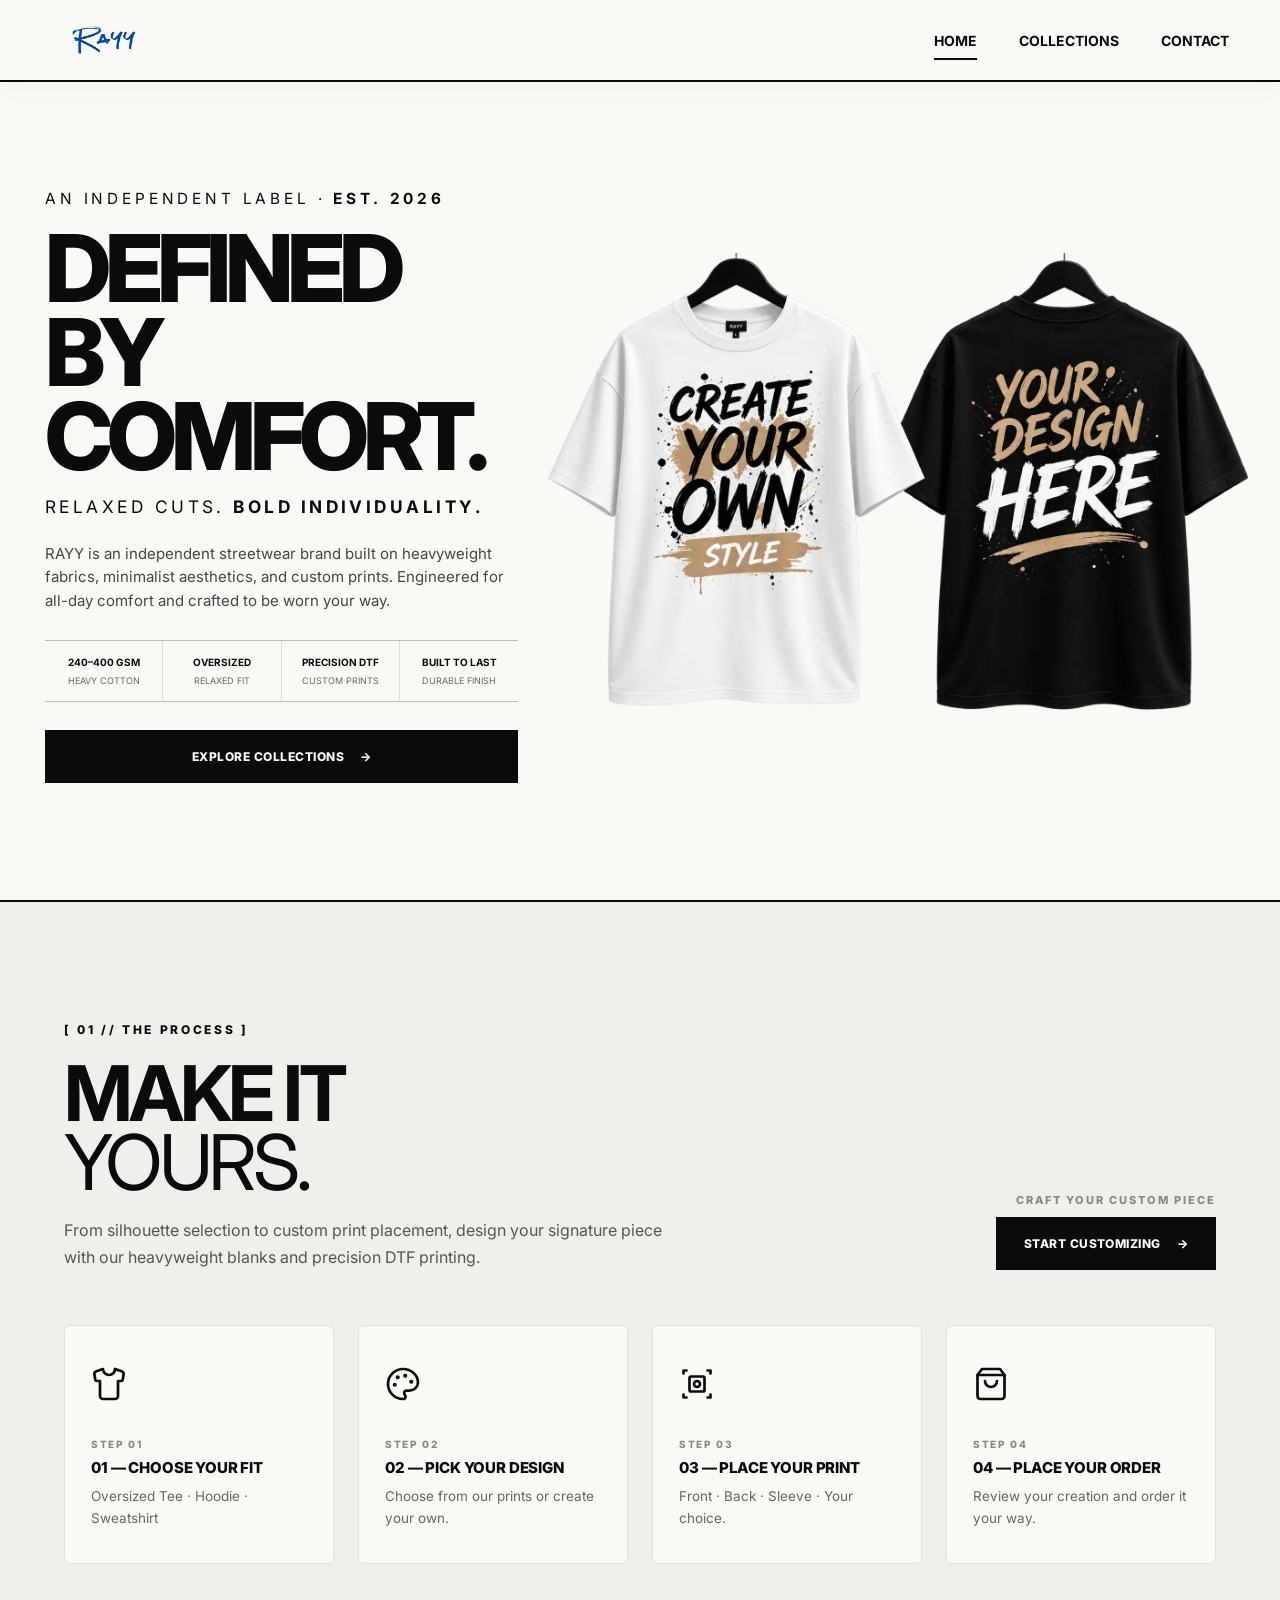
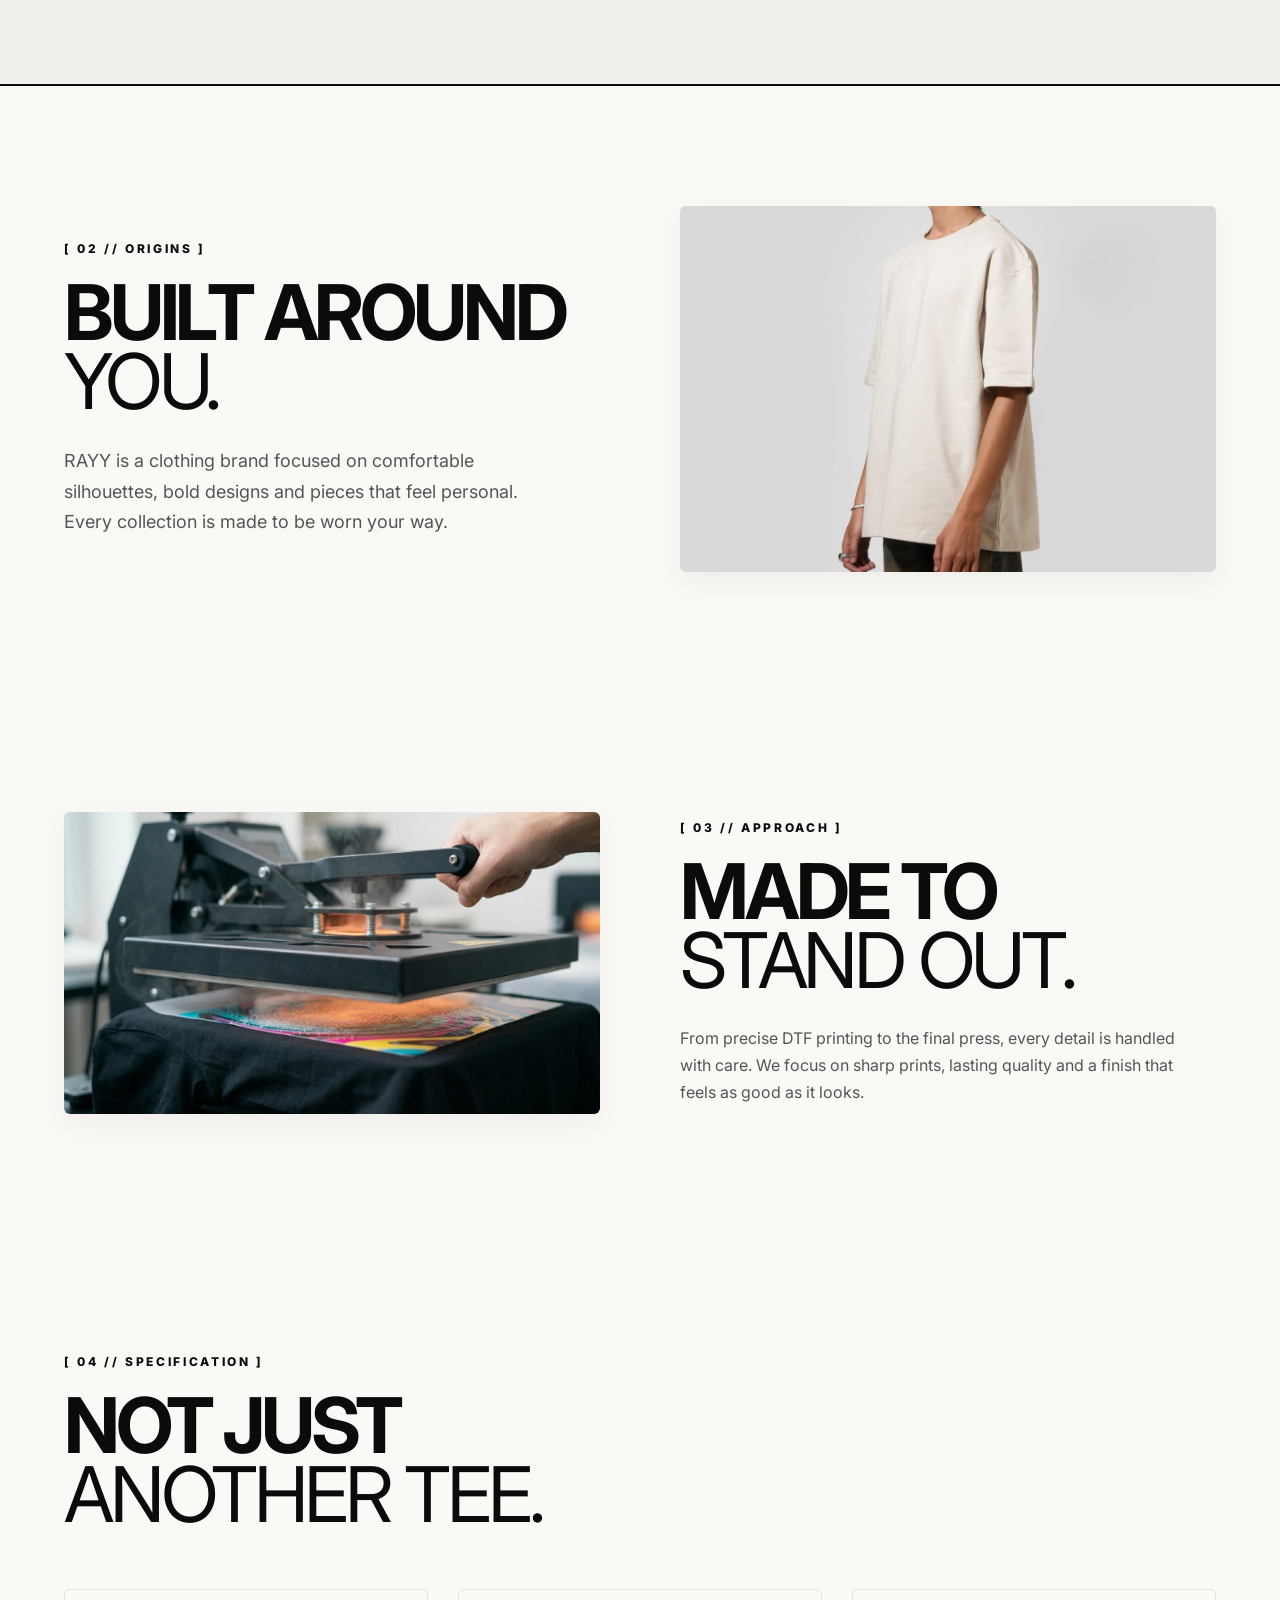
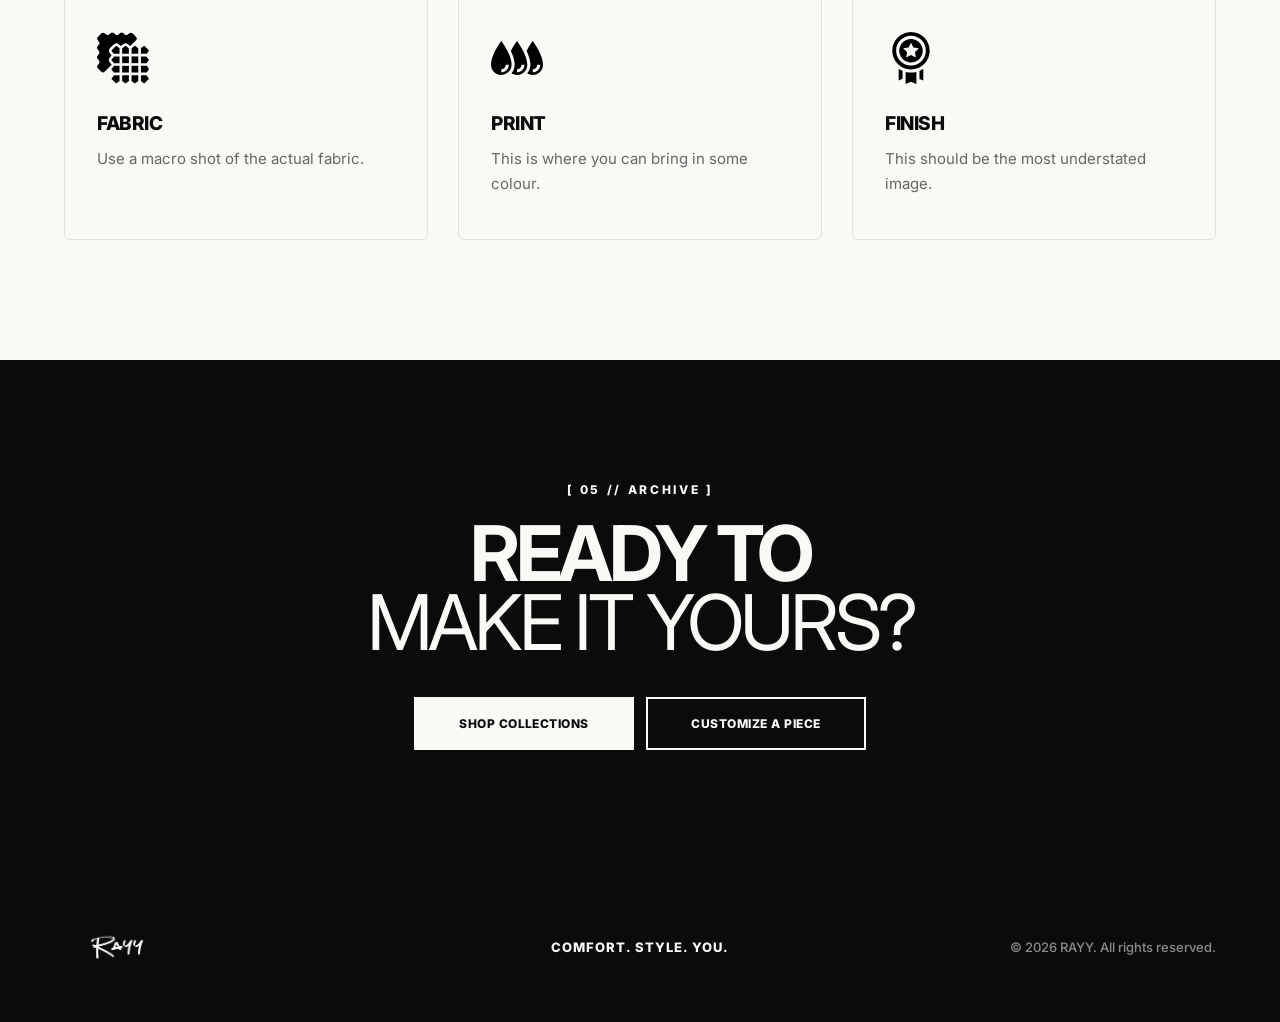
<file: src/index.html>
<!DOCTYPE html>
<html lang="en">

<head>
  <meta charset="UTF-8">
  <meta name="viewport" content="width=device-width, initial-scale=1.0">
  <title>RAYY — Comfort. Style. You.</title>
  <title>RAYY — Comfort. Style. You. | Premium Oversized Apparel & Streetwear</title>

  <!-- Primary Meta Tags -->
  <meta name="title" content="RAYY — Comfort. Style. You. | Premium Oversized Apparel & Streetwear">
  <meta name="description"
    content="Discover RAYY — premium oversized tees, heavyweight fleece hoodies, and refined polos engineered for superior comfort, bespoke DTF printing, and modern everyday streetwear.">
  <meta name="keywords"
    content="RAYY, oversized t-shirts, oversized hoodies, streetwear brand, custom clothing, DTF print, premium cotton apparel, minimal fashion">
  <meta name="author" content="RAYY">
  <meta name="robots" content="index, follow">
  <meta name="theme-color" content="#090909">

  <!-- Open Graph / Facebook / WhatsApp -->
  <meta property="og:type" content="website">
  <meta property="og:site_name" content="RAYY">
  <meta property="og:title" content="RAYY — Comfort. Style. You. | Premium Oversized Apparel">
  <meta property="og:description"
    content="Premium oversized streetwear, heavyweight fleece hoodies, and custom DTF prints designed for comfort and everyday bold style.">
  <meta property="og:image" content="assets/additionalimages/home_comfort_image.webp">
  <meta property="og:image:alt" content="RAYY Oversized Collection">

  <!-- Twitter -->
  <meta name="twitter:card" content="summary_large_image">
  <meta name="twitter:title" content="RAYY — Comfort. Style. You. | Premium Oversized Apparel">
  <meta name="twitter:description"
    content="Engineered for comfort and bold minimalism. Shop our oversized tees, hoodies, and polos.">
  <meta name="twitter:image" content="assets/additionalimages/home_comfort_image.webp">

  <!-- Favicon -->
  <link rel="icon" type="image/png" href="assets/additionalimages/favicon.png">
  <link rel="apple-touch-icon" href="assets/additionalimages/favicon.png">

  <!-- Fonts & Styles -->
  <link rel="preconnect" href="https://fonts.googleapis.com">
  <link rel="preconnect" href="https://fonts.gstatic.com" crossorigin>
  <link href="https://fonts.googleapis.com/css2?family=Inter:wght@400;500;600;700;800;900&display=swap"
    rel="stylesheet">
  <link rel="stylesheet" href="css/global.css">
  <link rel="stylesheet" href="css/home.css">

  <!-- Structured Data (Schema.org) -->
  <script type="application/ld+json">
  {
    "@context": "https://schema.org",
    "@graph": [
      {
        "@type": "Organization",
        "@id": "https://rayyclothing.com/#organization",
        "name": "RAYY",
        "url": "https://rayyclothing.com",
        "logo": "https://rayyclothing.com/assets/additionalimages/favicon.png",
        "description": "Premium oversized streetwear and custom DTF printed apparel.",
        "sameAs": [
          "https://instagram.com/rayyclothing"
        ],
        "contactPoint": {
          "@type": "ContactPoint",
          "contactType": "customer support",
          "availableLanguage": ["English"]
        }
      },
      {
        "@type": "WebSite",
        "@id": "https://rayyclothing.com/#website",
        "url": "https://rayyclothing.com",
        "name": "RAYY",
        "publisher": {
          "@id": "https://rayyclothing.com/#organization"
        },
        "description": "Comfort. Style. You. — Premium oversized clothing brand."
      }
    ]
  }
  </script>
</head>

<body>
  <header class="navbar"></header>

  <main>
    <section class="hero">
      <div class="hero-copy">
        <p class="eyebrow">AN INDEPENDENT LABEL · <strong>EST. 2026</strong></p>
        <h1>DEFINED BY<br>COMFORT.</h1>
        <p class="hero-subtitle">RELAXED CUTS. <strong>BOLD INDIVIDUALITY.</strong></p>
        <p class="hero-description">
          RAYY is an independent streetwear brand built on heavyweight fabrics,
          minimalist aesthetics, and custom prints. Engineered for all-day comfort
          and crafted to be worn your way.
        </p>

        <div class="feature-row">
          <div class="feature">
            <strong>240–400 GSM</strong>
            <span>Heavy Cotton</span>
          </div>
          <div class="feature">
            <strong>OVERSIZED</strong>
            <span>Relaxed Fit</span>
          </div>
          <div class="feature">
            <strong>PRECISION DTF</strong>
            <span>Custom Prints</span>
          </div>
          <div class="feature">
            <strong>BUILT TO LAST</strong>
            <span>Durable Finish</span>
          </div>
        </div>

        <a class="btn btn-dark" href="collections.html">
          EXPLORE COLLECTIONS <span>→</span>
        </a>
      </div>

      <div class="hero-visual">
        <img src="assets/hero/hero-reference.webp" alt="RAYY oversized clothing collection">
      </div>
    </section>

    <!-- ================= FULL WIDTH PROCESS SECTION ================= -->
    <section class="make-it-yours-wrapper">
      <div class="make-it-yours-section section">
        <div class="process-header">
          <div class="process-header-copy">
            <p class="section-label">[ 01 // THE PROCESS ]</p>
            <h2>MAKE IT<br><span>YOURS.</span></h2>
            <p class="process-header-desc">
              From silhouette selection to custom print placement, design your signature piece with our heavyweight
              blanks and precision DTF printing.
            </p>
          </div>
          <div class="process-header-action">
            <span class="process-action-label">CRAFT YOUR CUSTOM PIECE</span>
            <a class="btn btn-dark" href="collections.html">
              START CUSTOMIZING <span>→</span>
            </a>
          </div>
        </div>

        <div class="process-cards-grid">
          <div class="process-card">
            <div class="process-card-icon">
              <svg xmlns="http://www.w3.org/2000/svg" viewBox="0 0 24 24" fill="none" stroke="currentColor"
                stroke-width="1.8" stroke-linecap="round" stroke-linejoin="round">
                <path
                  d="M20.38 3.46L16 2a4 4 0 0 1-8 0L3.62 3.46a2 2 0 0 0-1.34 2.23l.58 3.47a1 1 0 0 0 .99.84H6v10c0 1.1.9 2 2 2h8a2 2 0 0 0 2-2V10h2.15a1 1 0 0 0 .99-.84l.58-3.47a2 2 0 0 0-1.34-2.23z" />
              </svg>
            </div>
            <div class="process-card-body">
              <span class="process-step-badge">STEP 01</span>
              <h3 class="process-card-title">01 — CHOOSE YOUR FIT</h3>
              <p class="process-card-desc">Oversized Tee · Hoodie · Sweatshirt</p>
            </div>
          </div>

          <div class="process-card">
            <div class="process-card-icon">
              <svg xmlns="http://www.w3.org/2000/svg" viewBox="0 0 24 24" fill="none" stroke="currentColor"
                stroke-width="1.8" stroke-linecap="round" stroke-linejoin="round">
                <circle cx="13.5" cy="6.5" r=".5" fill="currentColor" />
                <circle cx="17.5" cy="10.5" r=".5" fill="currentColor" />
                <circle cx="8.5" cy="7.5" r=".5" fill="currentColor" />
                <circle cx="6.5" cy="12.5" r=".5" fill="currentColor" />
                <path
                  d="M12 2C6.5 2 2 6.5 2 12s4.5 10 10 10c.926 0 1.648-.746 1.648-1.688 0-.437-.18-.835-.437-1.125-.29-.289-.438-.652-.438-1.125a1.64 1.64 0 0 1 1.668-1.668h1.996c3.051 0 5.555-2.503 5.555-5.554C21.965 6.012 17.461 2 12 2z" />
              </svg>
            </div>
            <div class="process-card-body">
              <span class="process-step-badge">STEP 02</span>
              <h3 class="process-card-title">02 — PICK YOUR DESIGN</h3>
              <p class="process-card-desc">Choose from our prints or create your own.</p>
            </div>
          </div>

          <div class="process-card">
            <div class="process-card-icon">
              <svg xmlns="http://www.w3.org/2000/svg" viewBox="0 0 24 24" fill="none" stroke="currentColor"
                stroke-width="1.8" stroke-linecap="round" stroke-linejoin="round">
                <path d="M5 3H3v2" />
                <path d="M19 3h2v2" />
                <path d="M5 21H3v-2" />
                <path d="M19 21h2v-2" />
                <rect x="7" y="7" width="10" height="10" rx="1" />
                <circle cx="12" cy="12" r="2" />
              </svg>
            </div>
            <div class="process-card-body">
              <span class="process-step-badge">STEP 03</span>
              <h3 class="process-card-title">03 — PLACE YOUR PRINT</h3>
              <p class="process-card-desc">Front · Back · Sleeve · Your choice.</p>
            </div>
          </div>

          <div class="process-card">
            <div class="process-card-icon">
              <svg xmlns="http://www.w3.org/2000/svg" viewBox="0 0 24 24" fill="none" stroke="currentColor"
                stroke-width="1.8" stroke-linecap="round" stroke-linejoin="round">
                <path d="M6 2L3 6v14a2 2 0 0 0 2 2h14a2 2 0 0 0 2-2V6l-3-4z" />
                <line x1="3" y1="6" x2="21" y2="6" />
                <path d="M16 10a4 4 0 0 1-8 0" />
              </svg>
            </div>
            <div class="process-card-body">
              <span class="process-step-badge">STEP 04</span>
              <h3 class="process-card-title">04 — PLACE YOUR ORDER</h3>
              <p class="process-card-desc">Review your creation and order it your way.</p>
            </div>
          </div>
        </div>
      </div>
    </section>

    <section class="intro split-section section">
      <div class="split-copy">
        <p class="section-label">[ 02 // ORIGINS ]</p>
        <h2>BUILT AROUND<br><span>YOU.</span></h2>
        <p class="section-text">
          RAYY is a clothing brand focused on comfortable silhouettes,
          bold designs and pieces that feel personal. Every collection
          is made to be worn your way.
        </p>
      </div>
      <div class="split-image">
        <img src="assets/additionalimages/home_comfort_image.webp" alt="RAYY built around comfort" loading="lazy">
      </div>
    </section>

    <section class="split-section section approach-section">
      <div class="split-image">
        <img src="assets/additionalimages/DTF_print_image.webp" alt="RAYY DTF printing process" loading="lazy">
      </div>
      <div class="split-copy">
        <p class="section-label">[ 03 // APPROACH ]</p>
        <h2>MADE TO<br><span>STAND OUT.</span></h2>
        <p>
          From precise DTF printing to the final press, every detail is handled with care. We focus on sharp prints,
          lasting quality and a finish that feels as good as it looks.
        </p>
      </div>
    </section>

    <section class="craft-section section">
      <p class="section-label">[ 04 // SPECIFICATION ]</p>
      <h2>NOT JUST<br><span>ANOTHER TEE.</span></h2>
      <div class="craft-grid">
        <article class="craft-card">
          <div class="craft-icon">
            <img src="assets/additionalimages/fabric.svg" alt="01 — FABRIC" loading="lazy">
          </div>
          <div class="craft-info">
            <h3>FABRIC</h3>
            <p>Use a macro shot of the actual fabric.</p>
          </div>
        </article>

        <article class="craft-card">
          <div class="craft-icon">
            <img src="assets/additionalimages/print.svg" alt="02 — PRINT" loading="lazy">
          </div>
          <div class="craft-info">
            <h3>PRINT</h3>
            <p>This is where you can bring in some colour.</p>
          </div>
        </article>

        <article class="craft-card">
          <div class="craft-icon">
            <img src="assets/additionalimages/finsih.svg" alt="03 — FINISH" loading="lazy">
          </div>
          <div class="craft-info">
            <h3>FINISH</h3>
            <p>This should be the most understated image.</p>
          </div>
        </article>
      </div>
    </section>

    <section class="cta-banner">
      <div class="cta section">
        <p class="section-label">[ 05 // ARCHIVE ]</p>
        <h2>READY TO<br><span>MAKE IT YOURS?</span></h2>
        <div class="cta-actions">
          <a class="btn btn-solid-white" href="collections.html">SHOP COLLECTIONS</a>
          <a class="btn btn-outline-white" href="category.html?category=oversize">CUSTOMIZE A PIECE</a>
        </div>
      </div>
    </section>
  </main>

  <footer class="footer">
    <div class="logo">
      <img src="assets/additionalimages/favicon.png" alt="RAYY" class="logo-icon">
    </div>
    <p class="footer-tagline">Comfort. Style. You.</p>
    <p class="footer-rights">© 2026 RAYY. All rights reserved.</p>
  </footer>

  <script src="js/main.js"></script>
</body>

</html>
</file>
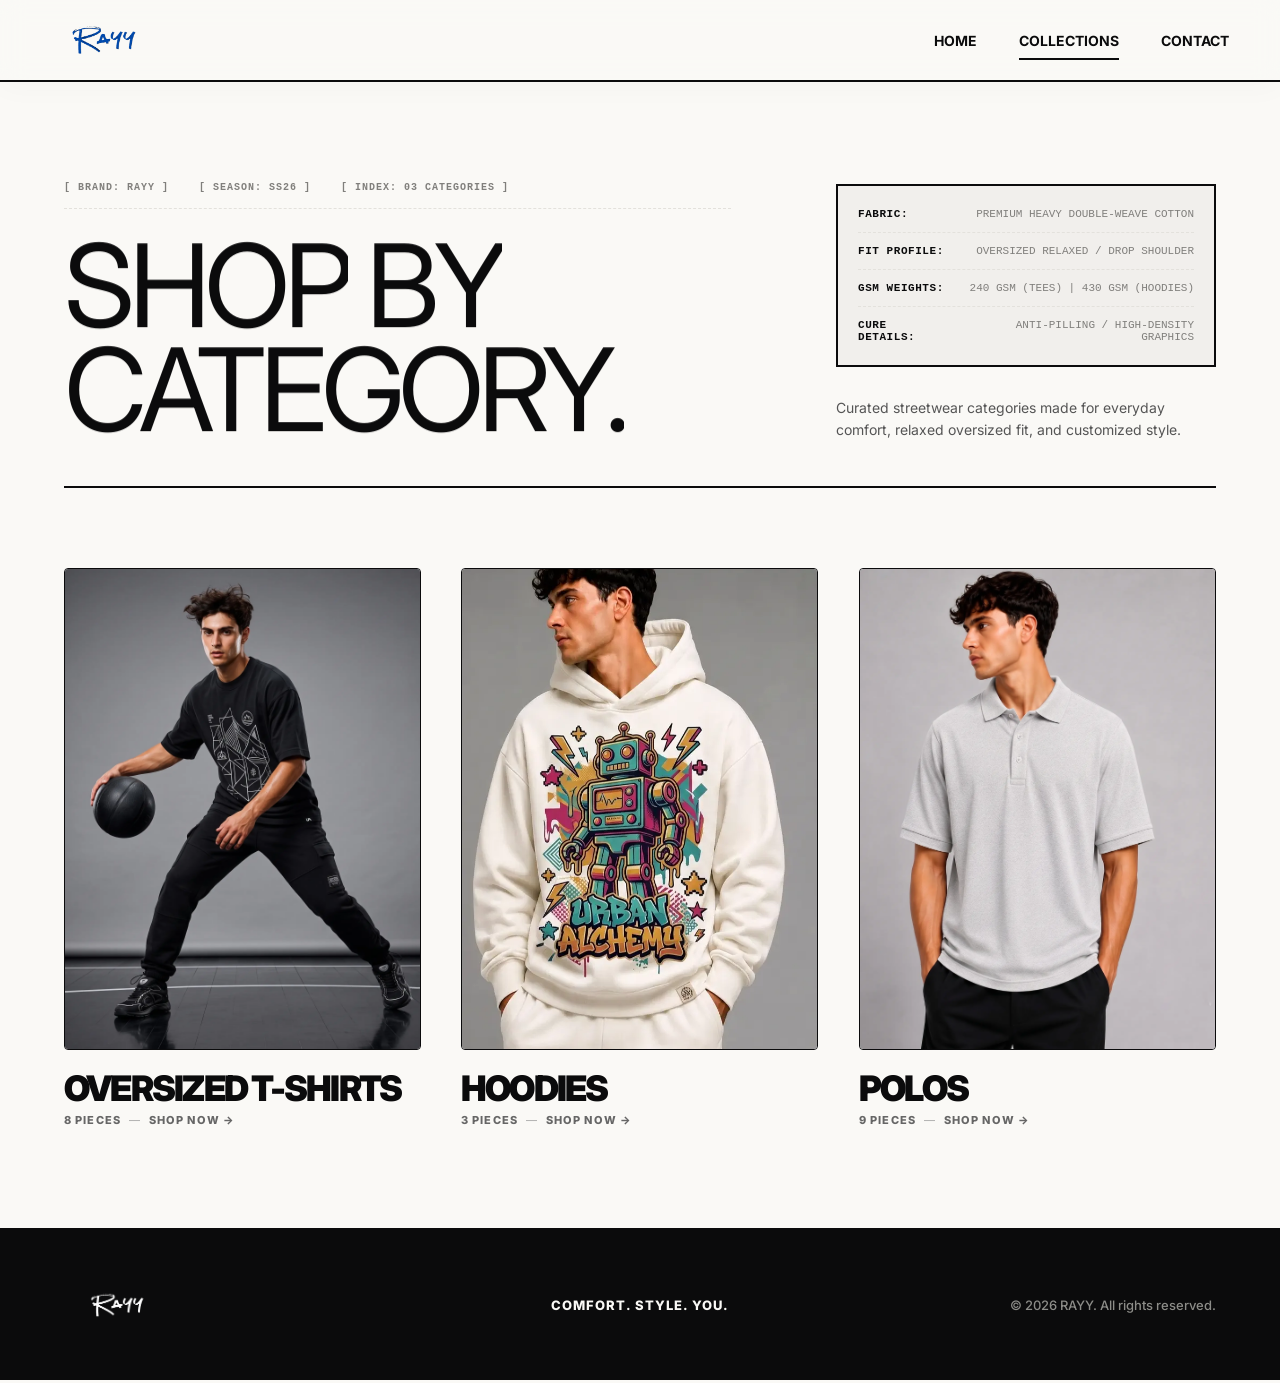
<file: src/collections.html>
<!DOCTYPE html>
<html lang="en">

<head>
  <meta charset="UTF-8">
  <meta name="viewport" content="width=device-width, initial-scale=1.0">

  <title>RAYY — Collections</title>
  <title>Collections — RAYY | Oversized Tees, Heavyweight Hoodies & Polos</title>

  <!-- Primary Meta Tags -->
  <meta name="title" content="Collections — RAYY | Oversized Tees, Heavyweight Hoodies & Polos">
  <meta name="description" content="Explore the full RAYY catalog: heavyweight oversized t-shirts, premium fleece hoodies, and structured cotton polos engineered for everyday comfort.">
  <meta name="keywords" content="RAYY collections, streetwear catalog, oversized t-shirts, fleece hoodies, minimal polos, premium cotton">
  <meta name="author" content="RAYY">
  <meta name="robots" content="index, follow">
  <meta name="theme-color" content="#090909">

  <!-- Open Graph / Facebook / WhatsApp -->
  <meta property="og:type" content="website">
  <meta property="og:site_name" content="RAYY">
  <meta property="og:title" content="RAYY Collections — Oversized Tees, Hoodies & Polos">
  <meta property="og:description" content="Explore our full collection of heavyweight streetwear essentials and custom DTF prints.">
  <meta property="og:image" content="assets/coverImages/coverimage_oversize.webp">
  <meta property="og:image:alt" content="RAYY Collections Showcase">

  <!-- Twitter -->
  <meta name="twitter:card" content="summary_large_image">
  <meta name="twitter:title" content="RAYY Collections — Oversized Tees, Hoodies & Polos">
  <meta name="twitter:description" content="Explore our full collection of heavyweight streetwear essentials and custom DTF prints.">
  <meta name="twitter:image" content="assets/coverImages/coverimage_oversize.webp">

  <!-- Favicon -->
  <link rel="icon" type="image/png" href="assets/additionalimages/favicon.png">
  <link rel="apple-touch-icon" href="assets/additionalimages/favicon.png">

  <!-- Fonts & Styles -->
  <link rel="preconnect" href="https://fonts.googleapis.com">
  <link rel="preconnect" href="https://fonts.gstatic.com" crossorigin>
  <link href="https://fonts.googleapis.com/css2?family=Inter:wght@400;500;600;700;800;900&display=swap"
    rel="stylesheet">
  <link rel="stylesheet" href="css/global.css">

  <!-- Structured Data (Schema.org) -->
  <script type="application/ld+json">
  {
    "@context": "https://schema.org",
    "@type": "CollectionPage",
    "name": "RAYY Collections",
    "description": "Explore the complete RAYY oversized apparel catalog.",
    "url": "https://rayyclothing.com/collections.html",
    "mainEntity": {
      "@type": "ItemList",
      "itemListElement": [
        {
          "@type": "ListItem",
          "position": 1,
          "name": "Oversized T-Shirts",
          "url": "https://rayyclothing.com/category.html?category=oversize"
        },
        {
          "@type": "ListItem",
          "position": 2,
          "name": "Hoodies",
          "url": "https://rayyclothing.com/category.html?category=hoodie"
        },
        {
          "@type": "ListItem",
          "position": 3,
          "name": "Polos",
          "url": "https://rayyclothing.com/category.html?category=polo"
        }
      ]
    }
  }
  </script>
</head>


<body class="collections-page">

  <header class="navbar"></header>


  <!-- ================= MAIN ================= -->

  <main class="page-shell">

    <section class="page-header">
      <div class="page-header-title">
        <div class="technical-header-meta">
          <span>[ BRAND: RAYY ]</span>
          <span>[ SEASON: SS26 ]</span>
          <span>[ INDEX: 03 CATEGORIES ]</span>
        </div>

        <h1>
          <span class="word-wrap"><span class="animate-word delay-1">SHOP</span></span>
          <span class="word-wrap"><span class="animate-word delay-2">BY</span></span><br>
          <span class="word-wrap"><span class="animate-word delay-3">CATEGORY.</span></span>
        </h1>
      </div>

      <div class="page-header-aside">
        <div class="technical-spec-block animate-aside">
          <div class="spec-row">
            <span class="spec-label">FABRIC:</span>
            <span class="spec-value">PREMIUM HEAVY DOUBLE-WEAVE COTTON</span>
          </div>
          <div class="spec-row">
            <span class="spec-label">FIT PROFILE:</span>
            <span class="spec-value">OVERSIZED RELAXED / DROP SHOULDER</span>
          </div>
          <div class="spec-row">
            <span class="spec-label">GSM WEIGHTS:</span>
            <span class="spec-value">240 GSM (TEES) | 430 GSM (HOODIES)</span>
          </div>
          <div class="spec-row">
            <span class="spec-label">CURE DETAILS:</span>
            <span class="spec-value">ANTI-PILLING / HIGH-DENSITY GRAPHICS</span>
          </div>
        </div>
        <p class="page-header-description">
          Curated streetwear categories made for everyday comfort, relaxed oversized fit, and customized style.
        </p>
      </div>
    </section>


    <!-- ================= CATEGORY CARDS ================= -->

    <div class="category-grid">


      <!-- OVERSIZED T-SHIRTS -->

      <a class="category-card" href="category.html?category=oversize">

        <div class="category-image">
          <img src="assets/coverImages/coverimage_oversize.webp" alt="Oversized T-Shirts" loading="lazy" decoding="async">
        </div>

        <div class="category-info">
          <h2>OVERSIZED T-SHIRTS</h2>
          <p class="category-meta">8 PIECES <span>—</span> SHOP NOW →</p>
        </div>

      </a>


      <!-- HOODIES -->

      <a class="category-card" href="category.html?category=hoodies">

        <div class="category-image">
          <img src="assets/coverImages/coverimage_hoodie.webp" alt="Hoodies" loading="lazy" decoding="async">
        </div>

        <div class="category-info">
          <h2>HOODIES</h2>
          <p class="category-meta">3 PIECES <span>—</span> SHOP NOW →</p>
        </div>

      </a>


      <!-- POLOS -->

      <a class="category-card" href="category.html?category=polo">

        <div class="category-image">
          <img src="assets/coverImages/coverimage_polo.webp" alt="Polos" loading="lazy" decoding="async">
        </div>

        <div class="category-info">
          <h2>POLOS</h2>
          <p class="category-meta">9 PIECES <span>—</span> SHOP NOW →</p>
        </div>

      </a>


    </div>

  </main>
  <footer class="footer">
    <div class="logo">
      <img src="assets/additionalimages/favicon.png" alt="RAYY" class="logo-icon">
    </div>
    <p class="footer-tagline">Comfort. Style. You.</p>
    <p class="footer-rights">© 2026 RAYY. All rights reserved.</p>
  </footer>


  <!-- ================= JAVASCRIPT ================= -->

  <script src="js/main.js"></script>

</body>

</html>
</file>
<file: src/css/global.css>
:root {
  --black: #0B0B0C;
  --white: #FAF9F6;
  --muted: #807F7C;
  --border: #E3E1DC;
  --accent-soft: #F1EFEC;
  --max-width: 1500px;
}

* {
  box-sizing: border-box;
  margin: 0;
  padding: 0;
}

html {
  scroll-behavior: smooth;
}

body {
  font-family: Inter, Arial, sans-serif;
  background: var(--white);
  color: var(--black);
}

a {
  color: inherit;
  text-decoration: none;
}

.navbar {
  height: 82px;
  padding: 0 4vw;
  display: flex;
  align-items: center;
  justify-content: space-between;
  border-bottom: 2px solid var(--black);
  position: sticky;
  top: 0;
  z-index: 100;
  background: rgba(250, 249, 246, 0.85);
  backdrop-filter: blur(12px);
  -webkit-backdrop-filter: blur(12px);
  box-shadow: 0 4px 30px rgba(11, 11, 12, 0.03);
}

.logo {
  font-size: 38px;
  font-weight: 900;
  letter-spacing: -3px;
  display: inline-flex;
  align-items: center;
  gap: 12px;
  line-height: 1;
}

.logo-icon {
  width: 110px;
  height: 36px;
  object-fit: contain;
  display: block;
}

.nav-links {
  display: flex;
  gap: 42px;
  align-items: center;
  font-size: 14px;
  font-weight: 700;
  text-transform: uppercase;
}

.nav-links a {
  position: relative;
}

.nav-indicator {
  position: absolute;
  height: 2px;
  background: var(--black);
  bottom: 20px;
  left: 0;
  width: 0;
  pointer-events: none;
}

.menu-toggle {
  display: none;
  border: 0;
  background: none;
  cursor: pointer;
  position: relative;
  width: 24px;
  height: 20px;
}

.menu-toggle span {
  display: block;
  width: 24px;
  height: 2px;
  background: var(--black);
  position: absolute;
  left: 0;
  transition: transform 0.3s cubic-bezier(0.16, 1, 0.3, 1), opacity 0.3s ease, top 0.3s ease;
}

.menu-toggle span:nth-child(1) {
  top: 2px;
}

.menu-toggle span:nth-child(2) {
  top: 9px;
}

.menu-toggle span:nth-child(3) {
  top: 16px;
}

.menu-toggle.open span:nth-child(1) {
  top: 9px;
  transform: rotate(45deg);
}

.menu-toggle.open span:nth-child(2) {
  opacity: 0;
  transform: translateX(-10px);
}

.menu-toggle.open span:nth-child(3) {
  top: 9px;
  transform: rotate(-45deg);
}

.section {
  max-width: var(--max-width);
  margin: auto;
  padding: 120px 5vw;
}

.section-label {
  font-size: 12px;
  font-weight: 800;
  letter-spacing: .22em;
  margin-bottom: 22px;
}

.page-header {
  display: grid;
  grid-template-columns: 1.2fr 0.8fr;
  gap: 40px;
  align-items: flex-end;
  border-bottom: 2px solid var(--black);
  padding-bottom: 45px;
  margin-bottom: 80px;
  grid-column: 1 / -1;
}

.page-header-title {
  display: flex;
  flex-direction: column;
}

.page-header-aside {
  display: flex;
  flex-direction: column;
  align-items: flex-end;
  justify-content: flex-end;
}

.page-header-description {
  max-width: 380px;
  margin: 0;
  font-size: 14px;
  line-height: 1.6;
  color: #555;
}

@media (max-width: 800px) {
  .page-header {
    grid-template-columns: 1fr;
    gap: 20px;
    align-items: flex-start;
    padding-bottom: 30px;
    margin-bottom: 50px;
  }

  .page-header-aside {
    justify-content: flex-start;
    align-items: flex-start;
  }
}

h1,
h2 {
  letter-spacing: -.055em;
  line-height: .9;
}

h1 {
  font-size: clamp(4rem, 9vw, 9rem);
}

h2 {
  font-size: clamp(3rem, 6vw, 6rem);
}

h1 span,
h2 span {
  font-weight: 400;
}

.btn {
  display: flex;
  gap: 1rem;
  justify-content: center;
  align-items: center;
  min-width: 220px;
  padding: 17px 22px;
  font-size: 12px;
  font-weight: 800;
  letter-spacing: .04em;
  border: 2px solid var(--black);
  cursor: pointer;
  text-decoration: none;
  transition: transform 0.25s ease, box-shadow 0.25s ease, color 0.25s ease, background-color 0.25s ease, border-color 0.25s ease;
}

.btn * {
  color: inherit;
  fill: currentColor;
  transition: color 0.2s ease;
}

.btn:hover {
  transform: translate(-4px, -4px);
}

.btn-dark {
  background: var(--black);
  color: var(--white);
}

.btn-dark:hover {
  background: var(--white);
  color: var(--black);
  box-shadow: 4px 4px 0px var(--black);
}

.btn-light {
  background: transparent;
  color: var(--black);
}

.btn-light:hover {
  background: var(--accent-soft);
  color: var(--black);
  box-shadow: 4px 4px 0px var(--black);
}

.page-shell {
  max-width: var(--max-width);
  min-height: calc(100vh - 82px);
  margin: auto;
  padding: 100px 5vw;
}

.category-grid {
  display: grid;
  grid-template-columns: repeat(3, 1fr);
  gap: 30px;
  margin-top: 70px;
}

.category-grid {
  display: grid;
  grid-template-columns: repeat(3, 1fr);
  gap: 40px;
  margin-top: 70px;
}

.category-card {
  display: flex;
  flex-direction: column;
  text-decoration: none;
  cursor: pointer;
}


.category-image {
  aspect-ratio: 1 / 1.35;
  background: #e8e8e6;
  overflow: hidden;
  position: relative;
  border-radius: 4px;
  border: 1px solid var(--black);
}

.category-image img {
  width: 100%;
  height: 100%;
  object-fit: cover;
  display: block;
  transition: transform 0.6s cubic-bezier(0.16, 1, 0.3, 1);
}

.category-card:hover .category-image img {
  transform: scale(1.04);
}

.category-overlay {
  /* overlay badges removed in markup, keeping styles for safety */
  position: absolute;
  top: 15px;
  left: 15px;
  background: var(--black);
  color: var(--white);
  font-size: 9px;
  font-weight: 800;
  letter-spacing: 0.1em;
  padding: 5px 10px;
  z-index: 2;
  text-transform: uppercase;
  border-radius: 2px;
}

.category-info {
  padding-top: 20px;
  display: flex;
  flex-direction: column;
  gap: 6px;
}

.category-card h2 {
  font-size: clamp(1.8rem, 3.2vw, 2.2rem);
  font-weight: 900;
  line-height: 1.05;
  letter-spacing: -0.05em;
  color: var(--black);
  margin: 0;
  transition: color 0.3s ease;
}

.category-card:hover h2 {
  color: #333333;
}

.category-meta {
  font-size: 11px;
  font-weight: 800;
  color: #666;
  text-transform: uppercase;
  letter-spacing: 0.1em;
  display: flex;
  align-items: center;
  gap: 8px;
  transition: transform 0.3s cubic-bezier(0.16, 1, 0.3, 1), color 0.3s ease;
}

.category-meta span {
  font-weight: 400;
  color: #aaa;
}

.category-card:hover .category-meta {
  color: var(--black);
  transform: translateX(4px);
}

.customize-placeholder {
  margin-top: 70px;
  padding: 80px;
  border: 1px dashed #aaa;
  text-align: center;
  color: var(--muted);
  line-height: 1.8;
}

.contact-page>p:not(.section-label) {
  max-width: 500px;
  margin: 30px 0;
  line-height: 1.7;
  color: #555;
}

.footer {
  padding: 60px 5vw;
  border-top: 2px solid var(--black);
  background: var(--black);
  color: var(--white);
  display: flex;
  justify-content: space-between;
  align-items: center;
  gap: 20px;
  flex-wrap: wrap;
}

.footer .logo-icon {
  width: 110px;
  height: 30px;
  filter: brightness(0) invert(1);
}

.footer p {
  color: #8c8c88;
  font-size: 13px;
  font-weight: 500;
}

.footer .footer-tagline {
  color: var(--white);
  font-weight: 800;
  text-transform: uppercase;
  letter-spacing: 0.08em;
}

@media (min-width: 801px) {
  .footer>* {
    flex: 1;
  }

  .footer-tagline {
    text-align: center;
  }

  .footer-rights {
    text-align: right;
  }
}

@media (max-width: 800px) {
  .navbar {
    height: 70px;
  }

  .logo {
    font-size: 34px;
  }

  .menu-toggle {
    display: block;
  }

  .nav-links {
    display: flex;
    position: absolute;
    top: 70px;
    left: 0;
    right: 0;
    padding: 25px;
    flex-direction: column;
    align-items: flex-start;
    background: var(--white);
    border-bottom: 2px solid var(--black);
    opacity: 0;
    visibility: hidden;
    transform: translateY(-10px);
    transition:
      opacity 0.4s cubic-bezier(0.16, 1, 0.3, 1),
      transform 0.4s cubic-bezier(0.16, 1, 0.3, 1),
      visibility 0.4s cubic-bezier(0.16, 1, 0.3, 1);
  }

  .nav-links.open {
    opacity: 1;
    visibility: visible;
    transform: translateY(0);
  }

  .nav-links a {
    opacity: 0;
    transform: translateY(10px);
    transition:
      opacity 0.35s cubic-bezier(0.16, 1, 0.3, 1),
      transform 0.35s cubic-bezier(0.16, 1, 0.3, 1);
  }



  .nav-links.open a {
    opacity: 1;
    transform: translateY(0);
  }

  .nav-links.open a:nth-child(1) {
    transition-delay: 0.1s;
  }

  .nav-links.open a:nth-child(2) {
    transition-delay: 0.18s;
  }

  .nav-links.open a:nth-child(3) {
    transition-delay: 0.26s;
  }

  .category-grid {
    grid-template-columns: 1fr;
  }

  .page-shell {
    padding-top: 70px;
  }

  .section {
    padding: 70px 5vw;
  }

  .footer {
    display: grid;
    grid-template-columns: 1fr 1fr;
    align-items: center;
    gap: 16px 12px;
    padding: 30px 5vw 24px;
  }

  .footer .logo {
    grid-column: 1;
    justify-self: start;
  }

  .footer .footer-tagline {
    grid-column: 2;
    justify-self: end;
    text-align: right;
    font-size: 12px;
  }

  .footer .footer-rights {
    grid-column: 1 / -1;
    justify-self: center;
    text-align: center;
    font-size: 11px;
    margin-top: 4px;
  }
}

@media (max-width: 600px) {
  .section {
    padding: 48px 5vw;
  }
}

/* ==========================================
   SMOOTH IMAGE LAZY LOADING & PLACEHOLDERS
   ========================================== */

@keyframes shimmer-pulse {
  0% {
    background-position: 200% 0;
  }

  100% {
    background-position: -200% 0;
  }
}

.image-loading-placeholder {
  position: relative;
  overflow: hidden;
}

.image-loading-placeholder::before {
  content: "";
  position: absolute;
  inset: 0;
  background: linear-gradient(90deg, #e8e8e6 25%, #f2f2f0 50%, #e8e8e6 75%);
  background-size: 200% 100%;
  animation: shimmer-pulse 1.6s infinite linear;
  z-index: 1;
  transition: opacity 0.4s ease-in-out;
}

.image-loading-placeholder.loaded::before {
  opacity: 0;
  pointer-events: none;
}

.smooth-load-image {
  opacity: 0;
  transition: opacity 0.5s cubic-bezier(0.4, 0, 0.2, 1);
  will-change: transform, opacity;
  transform: translateZ(0);
}

.smooth-load-image.loaded {
  opacity: 1;
}

/* ==========================================
   COLLECTIONS PAGE ENTRANCE & HEADER REDESIGN
   ========================================== */

.technical-header-meta {
  display: flex;
  gap: clamp(15px, 3vw, 30px);
  font-family: monospace;
  font-size: 10px;
  font-weight: 700;
  letter-spacing: 0.1em;
  color: var(--muted);
  margin-bottom: 25px;
  text-transform: uppercase;
  border-bottom: 1px dashed var(--border);
  padding-bottom: 15px;
  flex-wrap: wrap;
}

@keyframes fadeInUpSnappy {
  0% {
    opacity: 0;
    transform: translateY(30px);
  }

  100% {
    opacity: 1;
    transform: translateY(0);
  }
}

@keyframes fadeInUpWord {
  0% {
    opacity: 0;
    transform: translateY(105%);
  }

  100% {
    opacity: 1;
    transform: translateY(0);
  }
}

.collections-page .page-header-description {
  opacity: 0;
  animation: fadeInUpSnappy 1.6s cubic-bezier(0.16, 1, 0.3, 1) forwards;
  will-change: transform, opacity;
  backface-visibility: hidden;
}

.collections-page .category-card {
  opacity: 0;
  transform: translateY(30px);
  will-change: transform, opacity;
  backface-visibility: hidden;
}

.collections-page .category-card.in-view {
  animation: fadeInUpSnappy 1.6s cubic-bezier(0.16, 1, 0.3, 1) forwards;
}

.collections-page .technical-header-meta,
.category-template-page .technical-header-meta {
  opacity: 0;
  animation: fadeInUpSnappy 1.6s cubic-bezier(0.16, 1, 0.3, 1) forwards;
  will-change: transform, opacity;
  animation-delay: 0.05s;
}

/* Word Reveal Animations */
.collections-page .page-header h1 .word-wrap,
.category-template-page .page-header h1 .word-wrap,
.contact-template-page .page-header h1 .word-wrap {
  display: inline-block;
  overflow: hidden;
  vertical-align: bottom;
  padding-bottom: 0.08em;
  margin-bottom: -0.08em;
}

.collections-page .page-header h1 .animate-word,
.category-template-page .page-header h1 .animate-word,
.contact-template-page .page-header h1 .animate-word {
  display: inline-block;
  transform: translateY(105%);
  opacity: 0;
  animation: fadeInUpWord 1.6s cubic-bezier(0.16, 1, 0.3, 1) forwards;
  will-change: transform, opacity;
}

.collections-page .page-header h1 .delay-1,
.category-template-page .page-header h1 .delay-1,
.contact-template-page .page-header h1 .delay-1 {
  animation-delay: 0.15s;
}

.collections-page .page-header h1 .delay-2,
.category-template-page .page-header h1 .delay-2,
.contact-template-page .page-header h1 .delay-2 {
  animation-delay: 0.28s;
}

.collections-page .page-header h1 .delay-3,
.category-template-page .page-header h1 .delay-3,
.contact-template-page .page-header h1 .delay-3 {
  animation-delay: 0.4s;
}

.collections-page .page-header-description {
  animation-delay: 0.5s;
}

.collections-page .category-card:nth-child(1) {
  animation-delay: 0.05s;
}

.collections-page .category-card:nth-child(2) {
  animation-delay: 0.15s;
}

.collections-page .category-card:nth-child(3) {
  animation-delay: 0.25s;
}


/* ==========================================
   SUB-COLLECTION (CATEGORY) PAGE ENTRANCE
   ========================================== */

.category-template-page .back-btn,
.category-template-page .technical-header-meta,
.category-template-page #categoryDescription,
.category-template-page .technical-spec-block {
  opacity: 0;
  animation: fadeInUpSnappy 1.6s cubic-bezier(0.16, 1, 0.3, 1) forwards;
  will-change: transform, opacity;
  backface-visibility: hidden;
}

.category-template-page .product-card {
  opacity: 0;
  transform: translateY(30px);
  will-change: transform, opacity;
  backface-visibility: hidden;
}

.category-template-page .product-card.in-view {
  animation: fadeInUpSnappy 1.6s cubic-bezier(0.16, 1, 0.3, 1) forwards;
}

.category-template-page .back-btn {
  animation-delay: 0.05s;
}

.category-template-page .technical-header-meta {
  animation-delay: 0.15s;
}

.category-template-page #categoryTitle {
  opacity: 1;
  animation: none;
}

.category-template-page #categoryDescription {
  animation-delay: 0.5s;
}

.category-template-page .technical-spec-block {
  animation-delay: 0.5s;
}

/* Staggered Dynamic Product Grid Cards (Up to 12 items) - Snappy Timings */
.category-template-page .product-card:nth-child(1) {
  animation-delay: 0.05s;
}

.category-template-page .product-card:nth-child(2) {
  animation-delay: 0.15s;
}

.category-template-page .product-card:nth-child(3) {
  animation-delay: 0.25s;
}

.category-template-page .product-card:nth-child(4) {
  animation-delay: 0.35s;
}

.category-template-page .product-card:nth-child(5) {
  animation-delay: 0.45s;
}

.category-template-page .product-card:nth-child(6) {
  animation-delay: 0.55s;
}

.category-template-page .product-card:nth-child(7) {
  animation-delay: 0.65s;
}

.category-template-page .product-card:nth-child(8) {
  animation-delay: 0.75s;
}

.category-template-page .product-card:nth-child(9) {
  animation-delay: 0.85s;
}

.category-template-page .product-card:nth-child(10) {
  animation-delay: 0.95s;
}

.category-template-page .product-card:nth-child(11) {
  animation-delay: 1.05s;
}

.category-template-page .product-card:nth-child(12) {
  animation-delay: 1.15s;
}

/* Specs Table Styling */
.technical-spec-block {
  width: 100%;
  max-width: 380px;
  font-family: monospace;
  font-size: 11px;
  border: 2px solid var(--black);
  background: var(--accent-soft);
  padding: 10px 20px;
  margin-bottom: 30px;
  opacity: 0;
  animation: fadeInUpSnappy 1.6s cubic-bezier(0.16, 1, 0.3, 1) forwards;
  will-change: transform, opacity;
  animation-delay: 0.5s;
}

.spec-row {
  display: flex;
  justify-content: space-between;
  padding: 12px 0;
  border-bottom: 1px dashed var(--border);
  gap: 15px;
}

.spec-row:last-child {
  border-bottom: none;
}

.spec-label {
  font-weight: 700;
  color: var(--black);
  letter-spacing: 0.05em;
}

.spec-value {
  color: var(--muted);
  text-align: right;
}

@media (max-width: 800px) {
  .technical-spec-block {
    margin-top: 20px;
    margin-bottom: 20px;
  }
}

/* ==========================================
   CONTACT PAGE ENTRANCE
   ========================================== */

.contact-template-page .section-label,
.contact-template-page .page-header-description,
.contact-template-page #contactBtn {
  opacity: 0;
  animation: fadeInUpSnappy 1.6s cubic-bezier(0.16, 1, 0.3, 1) forwards;
  will-change: transform, opacity;
  backface-visibility: hidden;
}

.contact-template-page .section-label {
  animation-delay: 0.05s;
}

.contact-template-page .page-header-description {
  animation-delay: 0.5s;
}

.contact-template-page #contactBtn {
  transform: translateY(30px);
  animation-delay: 0.62s;
}
</file>
<file: src/css/home.css>
.hero {
  min-height: calc(100vh - 82px);
  max-width: var(--max-width);
  margin: auto;
  padding: 25px 2.5vw 35px;
  display: grid;
  grid-template-columns: .82fr 1.18fr;
  gap: 30px;
  align-items: center;
  overflow: hidden;
}

.hero-copy {
  padding-left: 1vw;
  z-index: 2;
}

.eyebrow {
  font-size: clamp(13px, 1.2vw, 18px);
  letter-spacing: .25em;
  margin-bottom: 18px;
}

.hero h1 {
  font-size: clamp(3rem, 7.3vw, 6rem);
  font-weight: 800;
  letter-spacing: -.065em;
}

.hero-subtitle {
  font-size: clamp(14px, 1.35vw, 19px);
  letter-spacing: .2em;
  margin-top: 18px;
}

.hero-description {
  max-width: 470px;
  margin: 25px 0;
  color: #454545;
  line-height: 1.55;
  font-size: 15px;
}

.feature-row {
  border-top: 1px solid #bbb;
  border-bottom: 1px solid #bbb;
  display: grid;
  grid-template-columns: repeat(4, 1fr);
  margin: 28px 0;
}

.feature {
  padding: 15px 9px;
  text-align: center;
  border-right: 1px solid #ddd;
}

.feature:last-child {
  border-right: 0;
}

.feature strong,
.feature span {
  display: block;
}

.feature strong {
  font-size: 10px;
  margin-bottom: 7px;
}

.feature span {
  font-size: 9px;
  color: #666;
  text-transform: uppercase;
}

/* ==========================================
   MAKE IT YOURS (FULL WIDTH PROCESS SECTION)
   ========================================== */

.make-it-yours-wrapper {
  background-color: var(--accent-soft);
  border-top: 2px solid var(--black);
  border-bottom: 2px solid var(--black);
  width: 100%;
}

.make-it-yours-section {
  border-top: 0;
}

.process-header {
  display: flex;
  justify-content: space-between;
  align-items: flex-end;
  gap: 40px;
  margin-bottom: 55px;
  flex-wrap: wrap;
}

.process-header-copy {
  max-width: 620px;
}

.process-header-desc {
  margin-top: 20px;
  font-size: 16px;
  line-height: 1.65;
  color: #555;
}

.process-header-action {
  display: flex;
  flex-direction: column;
  align-items: flex-end;
  gap: 10px;
}

.process-action-label {
  font-size: 11px;
  font-weight: 800;
  letter-spacing: .18em;
  color: #888;
  text-transform: uppercase;
}

.process-cards-grid {
  display: grid;
  grid-template-columns: repeat(4, 1fr);
  gap: 24px;
}

.process-card {
  border: 1px solid var(--border);
  border-radius: 6px;
  padding: 34px 26px;
  background: var(--white);
  display: flex;
  flex-direction: column;
  justify-content: flex-start;
  gap: 24px;
  transition: transform 0.25s ease, border-color 0.25s ease, box-shadow 0.25s ease;
}

.process-card:hover {
  transform: translate(-4px, -4px);
  border-color: var(--black);
  box-shadow: 6px 6px 0px var(--black);
}

.process-card-icon {
  width: 48px;
  height: 48px;
  display: flex;
  align-items: center;
  justify-content: flex-start;
  color: var(--black);
}

.process-card-icon svg {
  width: 36px;
  height: 36px;
  display: block;
}

.process-step-badge {
  display: inline-block;
  font-size: 10px;
  font-weight: 800;
  letter-spacing: .16em;
  color: #888;
  margin-bottom: 8px;
  text-transform: uppercase;
}

.process-card-title {
  font-size: 15px;
  font-weight: 800;
  letter-spacing: -0.01em;
  color: var(--black);
  margin-bottom: 8px;
  line-height: 1.35;
}

.process-card-desc {
  font-size: 13.5px;
  line-height: 1.6;
  color: #666;
}

.hero-visual {
  height: 100%;
  min-height: 650px;
  display: flex;
  align-items: center;
  justify-content: center;
}

.hero-visual img {
  width: 100%;
  height: 100%;
  object-fit: contain;
  object-position: center;
  mix-blend-mode: multiply;
}

/* ==========================================
   HERO SLIDE UP ENTRANCE ANIMATIONS
   ========================================== */

.hero-copy .eyebrow,
.hero-copy h1,
.hero-copy .hero-subtitle,
.hero-copy .hero-description,
.hero-copy .feature-row,
.hero-copy .hero-process,
.hero-copy .btn,
.hero-visual {
  opacity: 0;
  animation: fadeInUpSnappy 1.6s cubic-bezier(0.16, 1, 0.3, 1) forwards;
  will-change: transform, opacity;
  backface-visibility: hidden;
}

.hero-copy .eyebrow {
  animation-delay: 0.05s;
}

.hero-copy h1 {
  animation-delay: 0.15s;
}

.hero-copy .hero-subtitle {
  animation-delay: 0.25s;
}

.hero-copy .hero-description {
  animation-delay: 0.35s;
}

.hero-copy .feature-row {
  animation-delay: 0.45s;
}

.hero-copy .hero-process,
.hero-copy .btn {
  animation-delay: 0.55s;
}

.hero-visual {
  animation-delay: 0.3s;
}

.intro {
  border-top: 0;
}

/* ==========================================
   SECTION HEADINGS SLIDE UP ANIMATION
   ========================================== */

.section h2 {
  opacity: 0;
  transform: translateY(30px);
  will-change: transform, opacity;
  backface-visibility: hidden;
}

.section.visible h2 {
  animation: fadeInUpSnappy 1.4s cubic-bezier(0.16, 1, 0.3, 1) forwards;
  animation-delay: 0.1s;
}

.section-text {
  max-width: 650px;
  margin-top: 35px;
  font-size: 18px;
  line-height: 1.7;
  color: #555;
}

.split-section {
  display: grid;
  grid-template-columns: 1fr 1fr;
  gap: 80px;
  align-items: center;
}

.split-image {
  border-radius: 6px;
  overflow: hidden;
  box-shadow: 0 10px 30px rgba(9, 9, 9, 0.05);
  background: #e3e3e1;
}

.split-image img {
  width: 100%;
  height: 100%;
  max-height: 520px;
  object-fit: cover;
  display: block;
}



.split-copy p:not(.section-label) {
  margin-top: 30px;
  max-width: 500px;
  color: #555;
  line-height: 1.7;
}

.craft-grid {
  display: grid;
  grid-template-columns: repeat(3, 1fr);
  gap: 30px;
  margin-top: 60px;
}

.craft-card {
  border: 1px solid var(--border);
  border-radius: 6px;
  padding: 42px 32px;
  display: flex;
  flex-direction: column;
  background: var(--white);
  transition: transform 0.25s ease, border-color 0.25s ease, box-shadow 0.25s ease;
}

.craft-card:hover {
  transform: translate(-4px, -4px);
  border-color: var(--black);
  box-shadow: 6px 6px 0px var(--black);
}

.craft-icon {
  width: 52px;
  height: 52px;
  margin-bottom: 28px;
  display: flex;
  align-items: center;
  justify-content: flex-start;
}

.craft-icon img {
  width: 100%;
  height: 100%;
  object-fit: contain;
  display: block;
}

.craft-info h3 {
  font-size: 19px;
  font-weight: 800;
  letter-spacing: -0.02em;
  margin-bottom: 12px;
  color: var(--black);
}

.craft-info p {
  font-size: 15px;
  line-height: 1.65;
  color: #666;
}

.cta-banner {
  background-color: var(--black);
  color: var(--white);
  width: 100%;
  border-top: 2px solid var(--black);
}

.cta {
  text-align: center;
  border-top: 0;
}

.cta h2 {
  color: var(--white);
}

.cta .section-label {
  color: var(--white);
}

.btn-solid-white {
  background: var(--white);
  color: var(--black);
  border-color: var(--white);
}

.btn-solid-white:hover {
  background: var(--black);
  color: var(--white);
  border-color: var(--white);
  box-shadow: 4px 4px 0px var(--white);
}

.btn-outline-white {
  background: transparent;
  color: var(--white);
  border: 2px solid var(--white);
}

.btn-outline-white:hover {
  background: var(--black);
  color: var(--white);
  border-color: var(--white);
  box-shadow: 4px 4px 0px var(--white);
}

.cta-actions {
  margin-top: 40px;
  display: flex;
  justify-content: center;
  gap: 12px;
}

@media (max-width: 1000px) {
  .hero {
    display: flex;
    flex-direction: column;
    min-height: auto;
    padding: 35px 4vw 25px;
  }

  .hero-copy {
    display: contents;
  }

  .hero-copy .eyebrow {
    order: 1;
  }

  .hero-copy h1 {
    order: 2;
  }

  .hero-copy .hero-subtitle {
    order: 3;
  }

  .hero-copy .hero-description {
    order: 4;
  }

  .hero-visual {
    order: 5;
    min-height: auto;
    width: 100%;
    margin: 10px 0 15px;
  }

  .hero-visual img {
    max-height: 520px;
  }

  .hero-copy .feature-row {
    order: 6;
    width: 100%;
  }

  .hero-copy .btn {
    order: 7;
  }

  .make-it-yours-section {
    display: flex;
    flex-direction: column;
  }

  .process-header {
    display: contents;
  }

  .process-header-copy {
    order: 1;
    margin-bottom: 30px;
  }

  .process-cards-grid {
    order: 2;
    grid-template-columns: repeat(2, 1fr);
    gap: 16px;
  }

  .process-header-action {
    order: 3;
    margin-top: 30px;
    align-items: center;
    width: 100%;
    text-align: center;
  }

  .process-header-action .btn {
    width: 100%;
  }

  .split-section {
    grid-template-columns: 1fr;
    gap: 40px;
  }

  .approach-section {
    display: flex;
    flex-direction: column-reverse;
  }

  .craft-grid {
    grid-template-columns: 1fr;
    gap: 20px;
    margin-top: 40px;
  }
}

@media (max-width: 600px) {
  .hero {
    padding: 25px 4vw 20px;
  }

  .hero h1 {
    width: 100%;
    font-size: clamp(3.2rem, 14vw, 4.8rem);
  }

  .hero-description {
    margin: 18px 0;
  }

  .feature-row {
    grid-template-columns: repeat(2, 1fr);
    margin: 20px 0;
  }

  .feature:nth-child(2) {
    border-right: 0;
  }

  .feature:nth-child(-n+2) {
    border-bottom: 1px solid #ddd;
  }

  .process-header-copy {
    margin-bottom: 22px;
  }

  .process-header-desc {
    font-size: 14.5px;
    margin-top: 12px;
  }

  .process-cards-grid {
    grid-template-columns: 1fr;
    gap: 14px;
  }

  .process-card {
    padding: 24px 20px;
    gap: 16px;
  }

  .process-header-action {
    margin-top: 22px;
  }

  .section-text {
    margin-top: 20px;
    font-size: 16px;
  }

  .split-section {
    gap: 28px;
  }

  .split-copy p:not(.section-label) {
    margin-top: 16px;
    font-size: 15px;
  }

  .craft-grid {
    margin-top: 28px;
    gap: 16px;
  }

  .craft-card {
    padding: 28px 22px;
  }

  .craft-icon {
    width: 44px;
    height: 44px;
    margin-bottom: 18px;
  }

  .cta-actions {
    flex-direction: column;
    margin-top: 25px;
  }

  .btn {
    width: 100%;
  }
}
</file>
